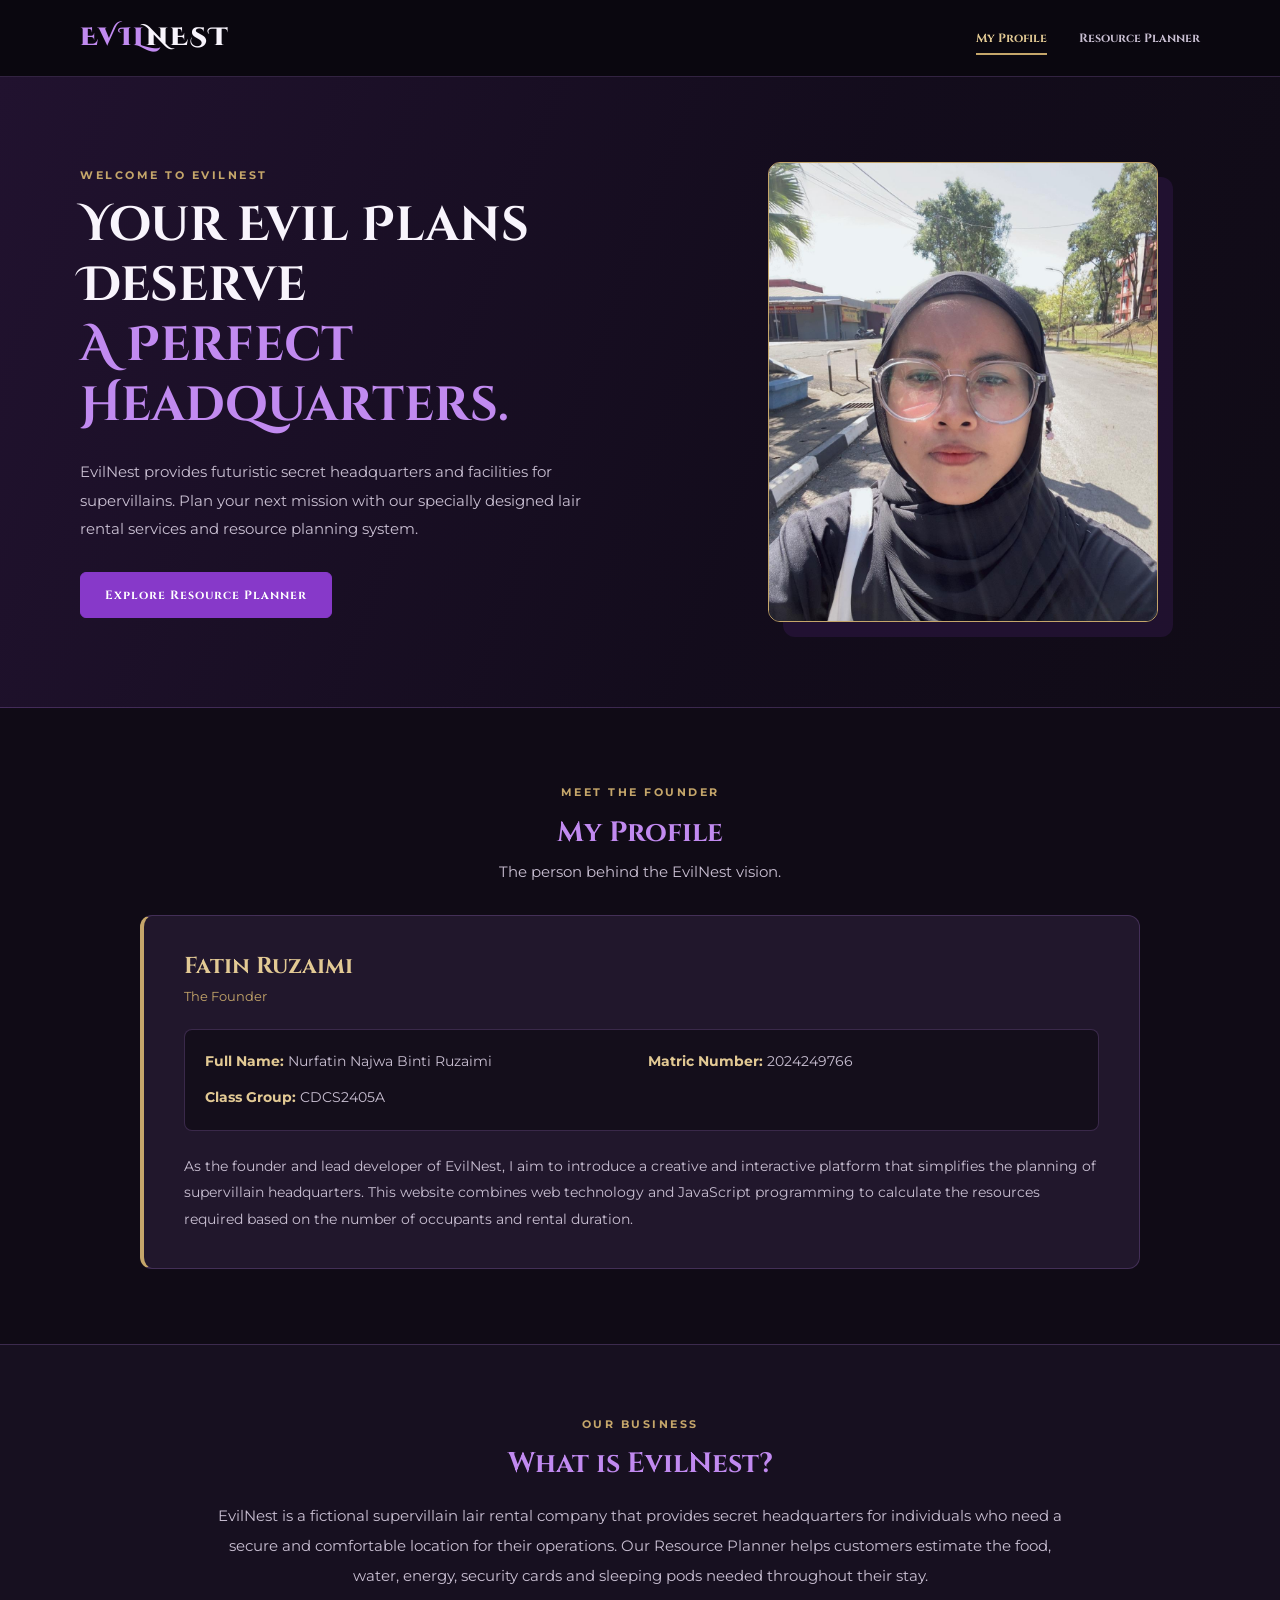
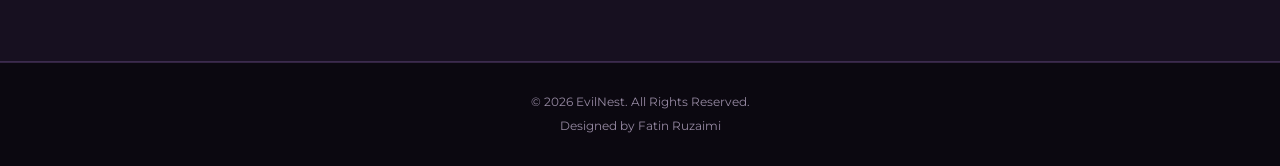
<file: index.html>
<!DOCTYPE html>
<html lang="en">

<head>
    <meta charset="UTF-8">
    <meta name="viewport" content="width=device-width, initial-scale=1.0">

    <title>EvilNest | My Profile</title>

    <!-- External CSS -->
    <link rel="stylesheet" href="css/style.css">

</head>

<body>

    <!-- Website Header -->
    <header class="site-header">
        <div class="container">

            <div class="logo">
                <span>EVIL</span>NEST
            </div>

            <!-- Navigation Menu -->
            <nav class="navbar">
                <a href="index.html" class="active">My Profile</a>
                <a href="kiosk.html">Resource Planner</a>
            </nav>

        </div>
    </header>

    <!-- Main Content -->
    <main>

        <!-- Hero Section -->
        <section class="hero">
            <div class="container hero-content">

                <div class="hero-text">

                    <p class="subtitle">
                        WELCOME TO EVILNEST
                    </p>

                    <h1>
                        Your Evil Plans Deserve
                        <span>A Perfect Headquarters.</span>
                    </h1>

                    <p class="hero-description">
                        EvilNest provides futuristic secret headquarters
                        and facilities for supervillains. Plan your next
                        mission with our specially designed lair rental
                        services and resource planning system.
                    </p>

                    <a href="kiosk.html" class="btn-primary">
                        Explore Resource Planner
                    </a>

                </div>

                <div class="hero-image">

                    <img src="images/founder.jpg"
                         alt="Nurfatin Najwa Ruzaimi - Founder of EvilNest">

                </div>

            </div>
        </section>

        <!-- Founder Profile Section -->
        <section class="founder-section">

            <div class="container">

                <p class="subtitle">MEET THE FOUNDER</p>

                <h2>My Profile</h2>

                <p class="section-description">
                    The person behind the EvilNest vision.
                </p>

                <div class="founder-card">

                    <h3>Fatin Ruzaimi</h3>

                    <p class="founder-role">
                        The Founder
                    </p>

                    <div class="profile-details">

                        <p>
                            <strong>Full Name:</strong>
                            Nurfatin Najwa Binti Ruzaimi
                        </p>

                        <p>
                            <strong>Matric Number:</strong>
                            2024249766
                        </p>

                        <p>
                            <strong>Class Group:</strong>
                            CDCS2405A
                        </p>

                    </div>

                    <p class="founder-description">
                        As the founder and lead developer of EvilNest,
                        I aim to introduce a creative and interactive
                        platform that simplifies the planning of
                        supervillain headquarters.

                        This website combines web technology and
                        JavaScript programming to calculate the
                        resources required based on the number of
                        occupants and rental duration.
                    </p>

                </div>

            </div>
        </section>

        <!-- Business Introduction -->
        <section class="business-section">

            <div class="container">

                <p class="subtitle">OUR BUSINESS</p>

                <h2>What is EvilNest?</h2>

                <p>
                    EvilNest is a fictional supervillain lair rental
                    company that provides secret headquarters for
                    individuals who need a secure and comfortable
                    location for their operations.

                    Our Resource Planner helps customers estimate
                    the food, water, energy, security cards and
                    sleeping pods needed throughout their stay.
                </p>

            </div>
        </section>

    </main>

    <!-- Website Footer -->
    <footer class="site-footer">

        <div class="container">

            <p>
                &copy; 2026 EvilNest. All Rights Reserved.
            </p>

            <p>
                Designed by Fatin Ruzaimi
            </p>

        </div>

    </footer>

</body>
</html>
</file>
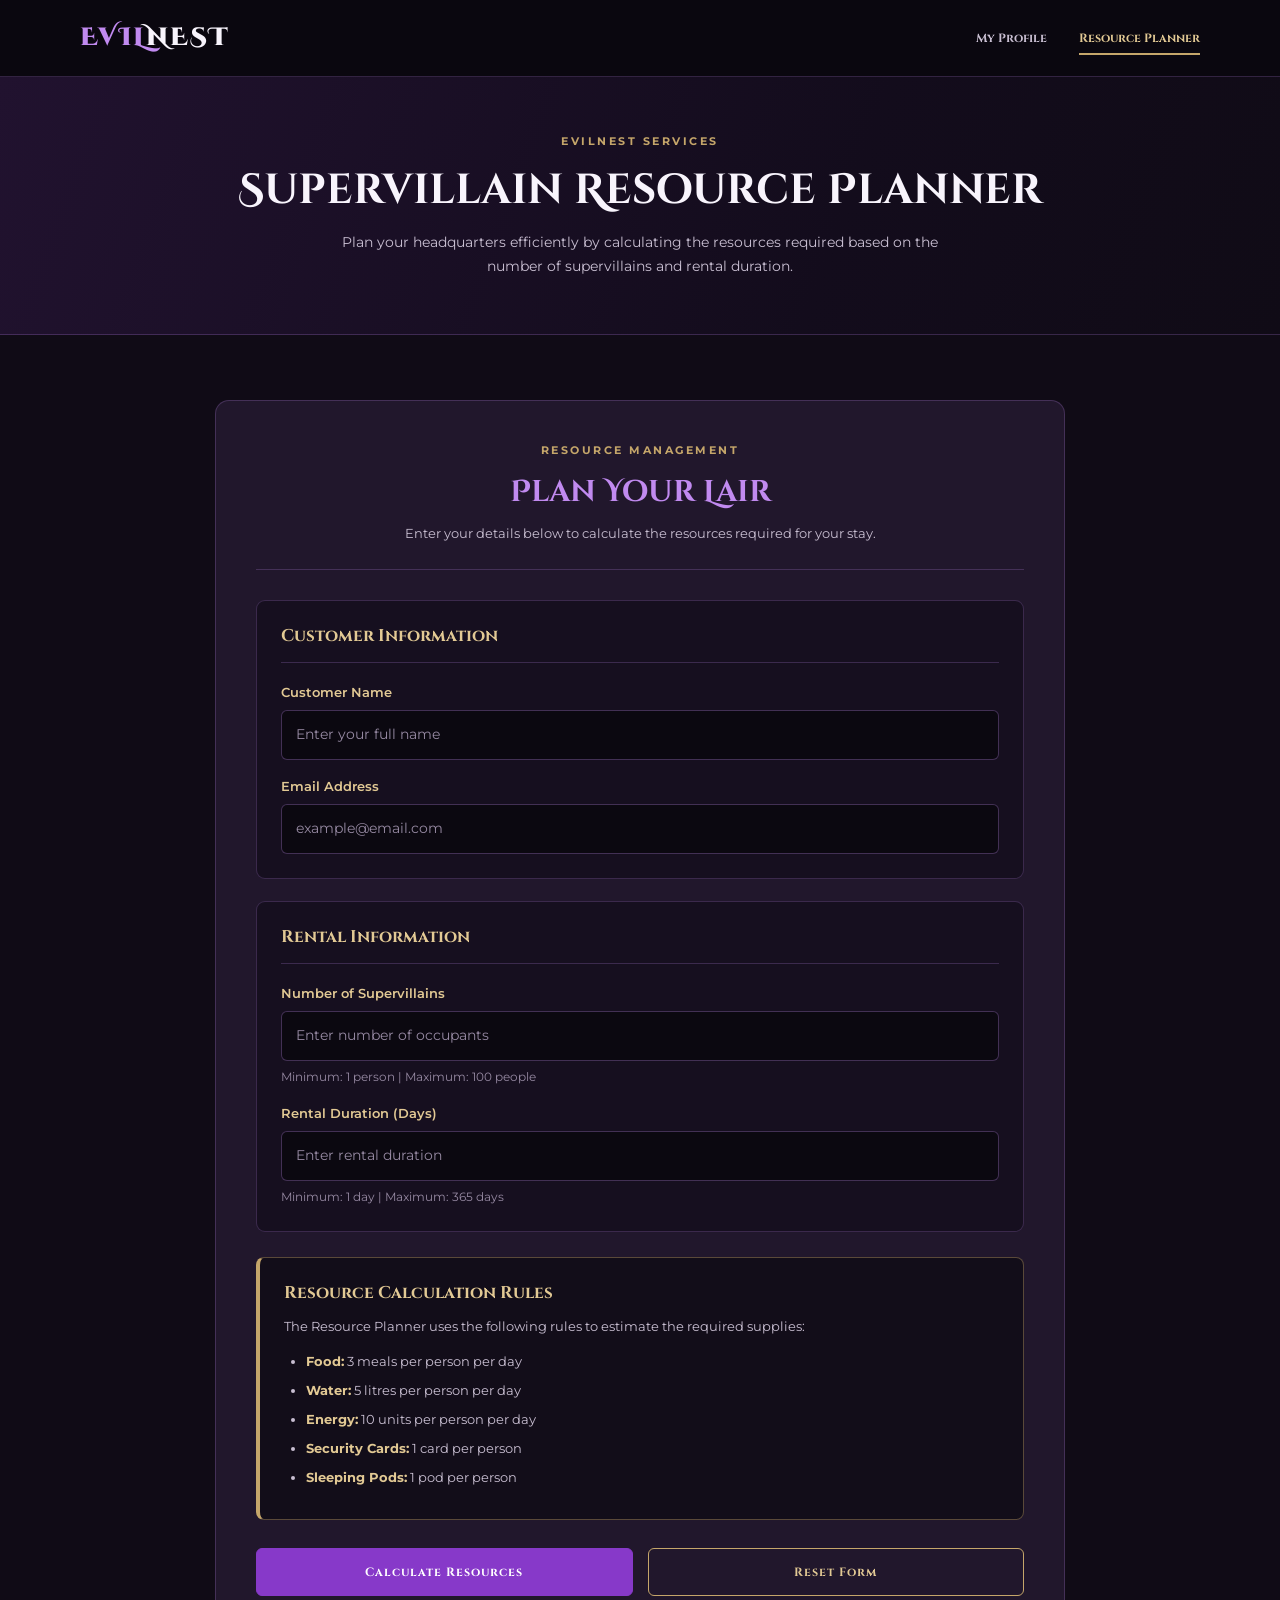
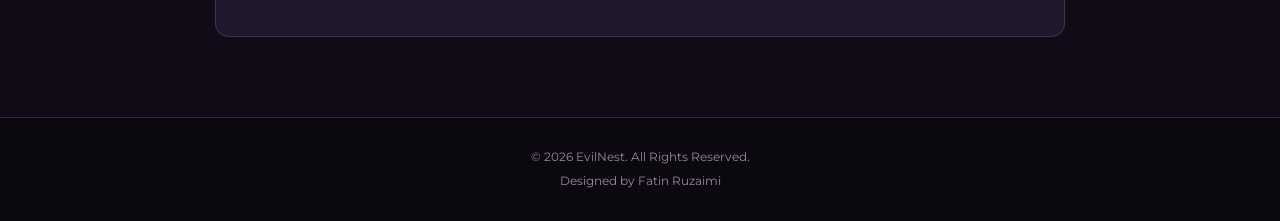
<file: kiosk.html>
<!DOCTYPE html>
<html lang="en">

<head>
    <meta charset="UTF-8">
    <meta name="viewport" content="width=device-width, initial-scale=1.0">

    <title>EvilNest | Resource Planner</title>

    <!-- External CSS -->
    <link rel="stylesheet" href="css/style.css">

    <!-- External JavaScript -->
    <script src="js/script.js" defer></script>

</head>

<body>

    <!-- Website Header -->
    <header class="site-header">
        <div class="container">
            <div class="logo">
                <span>EVIL</span>NEST
            </div>

            <!-- Navigation Menu -->
            <nav class="navbar">
                <a href="index.html">My Profile</a>
                <a href="kiosk.html" class="active">Resource Planner</a>
            </nav>
        </div>
    </header>

    <!-- Main Content -->
    <main>

        <!-- Resource Planner Introduction -->
        <section class="kiosk-hero">
            <div class="container">
                <p class="subtitle">EVILNEST SERVICES</p>
                <h1>Supervillain Resource Planner</h1>
                <p>
                    Plan your headquarters efficiently by calculating
                    the resources required based on the number of
                    supervillains and rental duration.
                </p>
            </div>
        </section>

        <!-- Resource Planner Form -->
        <section class="planner-section">
            <div class="container">
                <div class="planner-card">
                    <div class="planner-heading">
                        <p class="subtitle">RESOURCE MANAGEMENT</p>
                        <h2>Plan Your Lair</h2>
                        <p>
                            Enter your details below to calculate
                            the resources required for your stay.
                        </p>
                    </div>

        <!-- Customer Form -->
        <form id="resourceForm" novalidate>
            <div class="form-group">
                <h3>Customer Information</h3>
                <label for="customerName">
                    Customer Name
                </label>

                <input
                    type="text"
                    id="customerName"
                    name="customerName"
                    placeholder="Enter your full name"
                    required
                >

                <label for="customerEmail">
                    Email Address
                </label>

                <input
                    type="email"
                    id="customerEmail"
                    name="customerEmail"
                    placeholder="example@email.com"
                    required
                >
            </div>

                        <div class="form-group">

                            <h3>Rental Information</h3>

                            <label for="users">
                                Number of Supervillains
                            </label>

                            <input
                                type="number"
                                id="users"
                                name="users"
                                placeholder="Enter number of occupants"
                                min="1"
                                max="100"
                                step="1"
                                required
                            >

                            <small>
                                Minimum: 1 person | Maximum: 100 people
                            </small>

                            <label for="days">
                                Rental Duration (Days)
                            </label>

                            <input
                                type="number"
                                id="days"
                                name="days"
                                placeholder="Enter rental duration"
                                min="1"
                                max="365"
                                step="1"
                                required
                            >

                            <small>
                                Minimum: 1 day | Maximum: 365 days
                            </small>

                        </div>

                        <!-- Resource Calculation Rules -->
                        <div class="rules-box">

                            <h3>Resource Calculation Rules</h3>

                            <p>
                                The Resource Planner uses the following
                                rules to estimate the required supplies:
                            </p>

                            <ul>

                                <li>
                                    <strong>Food:</strong>
                                    3 meals per person per day
                                </li>

                                <li>
                                    <strong>Water:</strong>
                                    5 litres per person per day
                                </li>

                                <li>
                                    <strong>Energy:</strong>
                                    10 units per person per day
                                </li>

                                <li>
                                    <strong>Security Cards:</strong>
                                    1 card per person
                                </li>

                                <li>
                                    <strong>Sleeping Pods:</strong>
                                    1 pod per person
                                </li>

                            </ul>

                        </div>

                        <!-- Form Buttons -->
                        <div class="form-buttons">

                            <button
                                type="submit"
                                class="btn-primary">
                                Calculate Resources
                            </button>

                            <button
                                type="reset"
                                class="btn-secondary">
                                Reset Form
                            </button>

                        </div>

                    </form>

                    <!-- Calculation Results -->
                    <section
                        id="result"
                        class="result-box"
                        aria-live="polite"
                        hidden>

                        <h2>Resource Calculation Results</h2>

                        <p id="resultCustomer"></p>

                        <p id="resultOccupants"></p>

                        <p id="resultDuration"></p>

                        <div id="resourceResults"></div>

                        <p class="result-note">
                            These results are estimated according to
                            the EvilNest resource calculation rules.
                        </p>

                    </section>

                </div>

            </div>

        </section>

    </main>

    <!-- Website Footer -->
    <footer class="site-footer">

        <div class="container">

            <p>
                &copy; 2026 EvilNest. All Rights Reserved.
            </p>

            <p>
                Designed by Fatin Ruzaimi
            </p>

        </div>

    </footer>

</body>
</html>
</file>
<file: css/style.css>
@import url('https://fonts.googleapis.com/css2?family=Cinzel:wght@400;500;600;700;800&family=Cinzel+Decorative:wght@400;700;900&family=Montserrat:wght@400;500;600;700&display=swap');


/* COLOURS */
:root {
    --bg-main: #100b16;
    --bg-dark: #0b0810;
    --bg-section: #171020;
    --bg-card: #21172c;

    --purple: #8739c9;
    --purple-light: #c18af0;
    --purple-dark: #54217f;

    --gold: #c5a66a;
    --gold-light: #e2c994;

    --white: #f8f4fc;
    --text: #c9bfd2;
    --muted: #9689a2;

    --border: rgba(193, 138, 240, 0.22);
    --radius: 12px;
}


/* RESET */
* {
    margin: 0;
    padding: 0;
    box-sizing: border-box;
}

html {
    scroll-behavior: smooth;
}

body {
    min-height: 100vh;
    background: var(--bg-main);
    color: var(--white);
    font-family: 'Montserrat', sans-serif;
    font-size: 15px;
    line-height: 1.7;
}

img {
    display: block;
    max-width: 100%;
}

a {
    text-decoration: none;
    color: inherit;
}

button,
input {
    font: inherit;
}


/* GENERAL TYPOGRAPHY */
h1,
h2,
h3 {
    font-family: 'Cinzel', serif;
    line-height: 1.35;
}

h1 {
    font-family: 'Cinzel Decorative', serif;
    color: var(--white);
    font-weight: 700;
}

h2 {
    color: var(--purple-light);
    font-size: 28px;
}

h3 {
    color: var(--gold-light);
    font-size: 17px;
}

p {
    color: var(--text);
}

.container {
    width: min(1120px, calc(100% - 48px));
    margin: 0 auto;
}

.subtitle {
    color: var(--gold);
    font-size: 11px;
    font-weight: 700;
    letter-spacing: 2.5px;
    text-transform: uppercase;
    margin-bottom: 12px;
}


/* HEADER AND NAVIGATION */
.site-header {
    position: sticky;
    top: 0;
    z-index: 1000;
    background: rgba(11, 8, 16, 0.97);
    border-bottom: 1px solid var(--border);
}

.site-header .container {
    min-height: 76px;
    display: flex;
    align-items: center;
    justify-content: space-between;
    gap: 30px;
}

.logo {
    font-family: 'Cinzel Decorative', serif;
    font-size: 25px;
    font-weight: 900;
    letter-spacing: 2px;
    color: var(--white);
}

.logo span {
    color: var(--purple-light);
}

.navbar {
    display: flex;
    align-items: center;
    gap: 32px;
}

.navbar a {
    position: relative;
    padding: 10px 0;
    color: var(--text);
    font-family: 'Cinzel', serif;
    font-size: 12px;
    font-weight: 700;
    transition: 0.25s ease;
}

.navbar a:hover,
.navbar a.active {
    color: var(--gold-light);
}

.navbar a::after {
    content: "";
    position: absolute;
    left: 0;
    bottom: 3px;
    width: 0;
    height: 2px;
    background: var(--gold);
    transition: 0.25s ease;
}

.navbar a:hover::after,
.navbar a.active::after {
    width: 100%;
}


/* FOUNDER PAGE HERO */
.hero {
    padding: 85px 0;
    background:
        linear-gradient(110deg, #21122f 0%, #130c1c 60%, #100b16 100%);
    border-bottom: 1px solid var(--border);
}

.hero-content {
    display: grid;
    grid-template-columns: 1.1fr 0.9fr;
    align-items: center;
    gap: 65px;
}

.hero-text {
    text-align: left;
}

.hero-text h1 {
    font-size: clamp(32px, 4vw, 48px);
    line-height: 1.25;
    margin-bottom: 22px;
}

.hero-text h1 span {
    display: block;
    color: var(--purple-light);
}

.hero-description {
    max-width: 540px;
    font-size: 15px;
    line-height: 1.9;
    margin-bottom: 28px;
}

.hero-image {
    display: flex;
    justify-content: center;
    align-items: center;
}

.hero-image img {
    width: 100%;
    max-width: 390px;
    height: 460px;
    object-fit: cover;
    object-position: center 35%;
    border: 1px solid var(--gold);
    border-radius: 12px;
    box-shadow: 15px 15px 0 rgba(135, 57, 201, 0.13);
}


/* BUTTONS */
.btn-primary,
.btn-secondary {
    display: inline-flex;
    justify-content: center;
    align-items: center;
    min-height: 46px;
    padding: 12px 24px;
    border-radius: 6px;
    font-family: 'Cinzel', serif;
    font-size: 12px;
    font-weight: 700;
    letter-spacing: 1px;
    text-align: center;
    cursor: pointer;
    transition: 0.25s ease;
}

.btn-primary {
    background: var(--purple);
    color: white;
    border: 1px solid var(--purple);
}

.btn-primary:hover {
    background: var(--purple-dark);
    border-color: var(--purple-light);
    transform: translateY(-2px);
}

.btn-secondary {
    background: transparent;
    color: var(--gold-light);
    border: 1px solid var(--gold);
}

.btn-secondary:hover {
    background: rgba(197, 166, 106, 0.12);
    transform: translateY(-2px);
}

button:focus-visible,
a:focus-visible,
input:focus-visible {
    outline: 2px solid var(--gold-light);
    outline-offset: 3px;
}


/* FOUNDER PROFILE SECTION */
.founder-section {
    padding: 75px 0;
}

.founder-section > .container {
    max-width: 1000px;
}

.founder-section > .container > h2,
.founder-section > .container > .subtitle,
.founder-section > .container > .section-description {
    text-align: center;
}

.section-description {
    margin-top: 8px;
    margin-bottom: 30px;
}

.founder-card {
    background: var(--bg-card);
    border: 1px solid var(--border);
    border-radius: var(--radius);
    padding: 35px 40px;
    border-left: 4px solid var(--gold);
}

.founder-card h3 {
    font-size: 23px;
    margin-bottom: 3px;
}

.founder-role {
    color: var(--gold);
    font-size: 13px;
    margin-bottom: 22px;
}

.profile-details {
    display: grid;
    grid-template-columns: 1fr 1fr;
    gap: 12px;
    padding: 20px;
    margin-bottom: 22px;
    background: rgba(11, 8, 16, 0.55);
    border: 1px solid var(--border);
    border-radius: 8px;
}

.profile-details p {
    font-size: 14px;
}

.profile-details strong {
    color: var(--gold-light);
}

.founder-description {
    font-size: 14px;
    line-height: 1.9;
}


/* BUSINESS INTRODUCTION */
.business-section {
    padding: 70px 0;
    background: var(--bg-section);
    border-top: 1px solid var(--border);
    border-bottom: 1px solid var(--border);
}

.business-section .container {
    max-width: 850px;
    text-align: center;
}

.business-section h2 {
    margin-bottom: 18px;
}

.business-section .container > p:last-child {
    font-size: 15px;
    line-height: 2;
}


/* RESOURCE PLANNER HERO */
.kiosk-hero {
    padding: 55px 0;
    text-align: center;
    background: linear-gradient(110deg, #21122f, #130c1c 65%, #100b16);
    border-bottom: 1px solid var(--border);
}

.kiosk-hero h1 {
    font-size: clamp(30px, 4vw, 42px);
    margin-bottom: 12px;
}

.kiosk-hero .container > p:last-child {
    max-width: 650px;
    margin: 0 auto;
    font-size: 14px;
}


/* PLANNER SECTION */
.planner-section {
    padding: 65px 0 80px;
}

.planner-card {
    max-width: 850px;
    margin: 0 auto;
    padding: 40px;
    background: var(--bg-card);
    border: 1px solid var(--border);
    border-radius: 14px;
}

.planner-heading {
    text-align: center;
    padding-bottom: 25px;
    margin-bottom: 30px;
    border-bottom: 1px solid var(--border);
}

.planner-heading h2 {
    font-family: 'Cinzel Decorative', serif;
    font-size: clamp(23px, 3vw, 30px);
    margin-bottom: 10px;
}

.planner-heading > p:last-child {
    font-size: 13px;
}


/* FORM SECTIONS */
.form-group {
    padding: 24px;
    margin-bottom: 22px;
    background: rgba(11, 8, 16, 0.45);
    border: 1px solid var(--border);
    border-radius: 9px;
}

.form-group h3 {
    padding-bottom: 14px;
    margin-bottom: 18px;
    border-bottom: 1px solid var(--border);
}

.form-group label {
    display: block;
    margin: 15px 0 7px;
    color: var(--gold-light);
    font-size: 13px;
    font-weight: 600;
}

.form-group input {
    display: block;
    width: 100%;
    min-height: 47px;
    padding: 12px 14px;
    color: var(--white);
    background: var(--bg-dark);
    border: 1px solid rgba(193, 138, 240, 0.3);
    border-radius: 6px;
    font-size: 14px;
    transition: 0.2s ease;
}

.form-group input::placeholder {
    color: var(--muted);
}

.form-group input:focus {
    outline: none;
    border-color: var(--purple-light);
    box-shadow: 0 0 0 3px rgba(135, 57, 201, 0.15);
}

.form-group small {
    display: block;
    margin-top: 6px;
    color: var(--muted);
    font-size: 12px;
}


/* RESOURCE RULES */
.rules-box {
    padding: 24px;
    margin: 25px 0;
    background: rgba(11, 8, 16, 0.65);
    border: 1px solid rgba(197, 166, 106, 0.4);
    border-left: 4px solid var(--gold);
    border-radius: 8px;
}

.rules-box h3 {
    margin-bottom: 10px;
    color: var(--gold-light);
}

.rules-box p {
    font-size: 13px;
    margin-bottom: 12px;
}

.rules-box ul {
    padding-left: 22px;
}

.rules-box li {
    color: var(--text);
    font-size: 13px;
    margin-bottom: 7px;
}

.rules-box li strong {
    color: var(--gold-light);
}


/* FORM BUTTONS */
.form-buttons {
    display: flex;
    gap: 15px;
    margin-top: 28px;
}

.form-buttons button {
    flex: 1;
    min-height: 48px;
}


/* CALCULATION RESULTS */
.result-box {
    margin-top: 35px;
    padding: 30px;
    background: #171020;
    border: 1px solid var(--gold);
    border-radius: 10px;
}

.result-box[hidden] {
    display: none !important;
}

.result-box h2 {
    color: var(--gold-light);
    font-family: 'Cinzel Decorative', serif;
    font-size: 23px;
    margin-bottom: 18px;
}

.result-box > p {
    margin-bottom: 8px;
    font-size: 14px;
}

.resource-result-item {
    display: flex;
    justify-content: space-between;
    align-items: center;
    gap: 15px;
    padding: 15px 18px;
    margin-top: 12px;
    background: var(--bg-dark);
    border: 1px solid var(--border);
    border-radius: 7px;
    color: var(--text);
}

.resource-result-item span:last-child {
    color: var(--gold-light);
    font-weight: 700;
}

.result-note {
    margin-top: 20px;
    font-size: 12px !important;
    color: var(--muted);
}


/* FOOTER */
.site-footer {
    padding: 25px 15px;
    background: var(--bg-dark);
    border-top: 1px solid var(--border);
    text-align: center;
}

.site-footer p {
    color: var(--muted);
    font-size: 12px;
    margin: 4px 0;
}


/* TABLET RESPONSIVENESS */
@media (max-width: 768px) {

    .site-header .container {
        min-height: 70px;
    }

    .hero {
        padding: 60px 0;
    }

    .hero-content {
        grid-template-columns: 1fr;
        gap: 35px;
        text-align: center;
    }

    .hero-text {
        text-align: center;
    }

    .hero-description {
        margin-left: auto;
        margin-right: auto;
    }

    .hero-image img {
        max-width: 340px;
        height: 400px;
    }

    .profile-details {
        grid-template-columns: 1fr;
    }

    .planner-card {
        padding: 28px;
    }

}


/* MOBILE RESPONSIVENESS */
@media (max-width: 480px) {

    .container {
        width: calc(100% - 32px);
    }

    .site-header .container {
        flex-direction: column;
        justify-content: center;
        gap: 5px;
        padding: 12px 0;
    }

    .logo {
        font-size: 21px;
    }

    .navbar {
        gap: 24px;
    }

    .navbar a {
        font-size: 10px;
    }

    .hero {
        padding: 45px 0;
    }

    .hero-text h1 {
        font-size: 29px;
    }

    .hero-image img {
        max-width: 280px;
        height: 340px;
    }

    .founder-section,
    .business-section {
        padding: 50px 0;
    }

    .founder-card {
        padding: 24px 20px;
    }

    .founder-card h3 {
        font-size: 20px;
    }

    .kiosk-hero {
        padding: 42px 0;
    }

    .planner-section {
        padding: 40px 0 55px;
    }

    .planner-card {
        padding: 22px 16px;
    }

    .form-group,
    .rules-box {
        padding: 18px 14px;
    }

    .form-buttons {
        flex-direction: column;
    }

    .form-buttons button {
        width: 100%;
    }

    .result-box {
        padding: 22px 15px;
    }

    .resource-result-item {
        font-size: 13px;
    }

}


/* ACCESSIBILITY */
@media (prefers-reduced-motion: reduce) {

    *,
    *::before,
    *::after {
        scroll-behavior: auto !important;
        animation-duration: 0.01ms !important;
        transition-duration: 0.01ms !important;
    }

}
</file>
